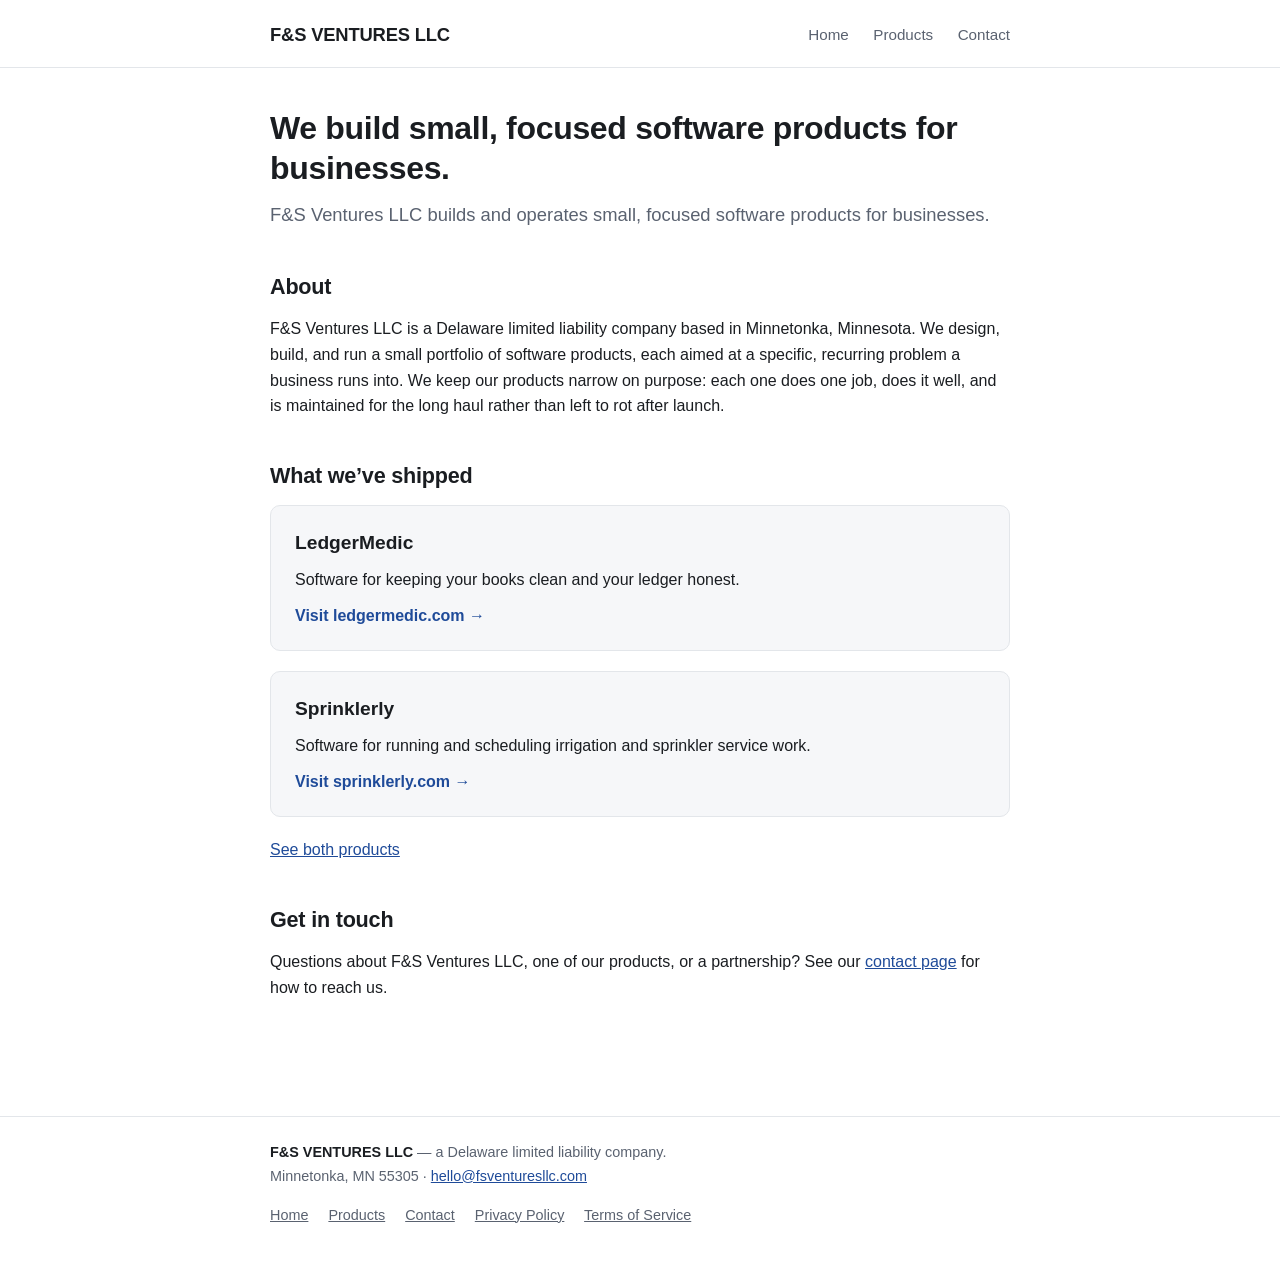
<file: index.html>
<!DOCTYPE html>
<html lang="en">
<head>
<meta charset="UTF-8">
<meta name="viewport" content="width=device-width, initial-scale=1">
<title>F&amp;S VENTURES LLC</title>
<meta name="description" content="F&amp;S Ventures LLC builds and operates small, focused software products for businesses.">
<link rel="stylesheet" href="style.css">
<script type="application/ld+json">
{
  "@context": "https://schema.org",
  "@type": "Organization",
  "name": "F&S VENTURES LLC",
  "url": "https://fsventuresllc.com",
  "email": "hello@fsventuresllc.com",
  "address": {
    "@type": "PostalAddress",
    "addressLocality": "Minnetonka",
    "addressRegion": "MN",
    "postalCode": "55305",
    "addressCountry": "US"
  }
}
</script>
</head>
<body>
<header class="site-header">
  <div class="wrap">
    <a class="brand" href="index.html">F&amp;S VENTURES LLC</a>
    <nav>
      <a href="index.html">Home</a>
      <a href="products.html">Products</a>
      <a href="contact.html">Contact</a>
    </nav>
  </div>
</header>

<main>
  <h1>We build small, focused software products for businesses.</h1>
  <p class="lede">F&amp;S Ventures LLC builds and operates small, focused software products for businesses.</p>

  <section>
    <h2>About</h2>
    <p>
      F&amp;S Ventures LLC is a Delaware limited liability company based in Minnetonka, Minnesota.
      We design, build, and run a small portfolio of software products, each aimed at a specific,
      recurring problem a business runs into. We keep our products narrow on purpose: each one
      does one job, does it well, and is maintained for the long haul rather than left to rot after
      launch.
    </p>
  </section>

  <section>
    <h2>What we&rsquo;ve shipped</h2>
    <div class="card">
      <h3>LedgerMedic</h3>
      <p>Software for keeping your books clean and your ledger honest.</p>
      <a class="visit" href="https://ledgermedic.com">Visit ledgermedic.com</a>
    </div>
    <div class="card">
      <h3>Sprinklerly</h3>
      <p>Software for running and scheduling irrigation and sprinkler service work.</p>
      <a class="visit" href="https://sprinklerly.com">Visit sprinklerly.com</a>
    </div>
    <p><a href="products.html">See both products</a></p>
  </section>

  <section>
    <h2>Get in touch</h2>
    <p>
      Questions about F&amp;S Ventures LLC, one of our products, or a partnership? See our
      <a href="contact.html">contact page</a> for how to reach us.
    </p>
  </section>
</main>

<!-- site-footer:start -->
<footer class="site-footer">
  <div class="wrap">
    <p><span class="legal-name">F&amp;S VENTURES LLC</span> &mdash; a Delaware limited liability company.<br>
    Minnetonka, MN 55305 &middot; <a href="mailto:hello@fsventuresllc.com">hello@fsventuresllc.com</a></p>
    <nav>
      <a href="index.html">Home</a>
      <a href="products.html">Products</a>
      <a href="contact.html">Contact</a>
      <a href="privacy.html">Privacy Policy</a>
      <a href="terms.html">Terms of Service</a>
    </nav>
  </div>
</footer>
<!-- site-footer:end -->
</body>
</html>
</file>
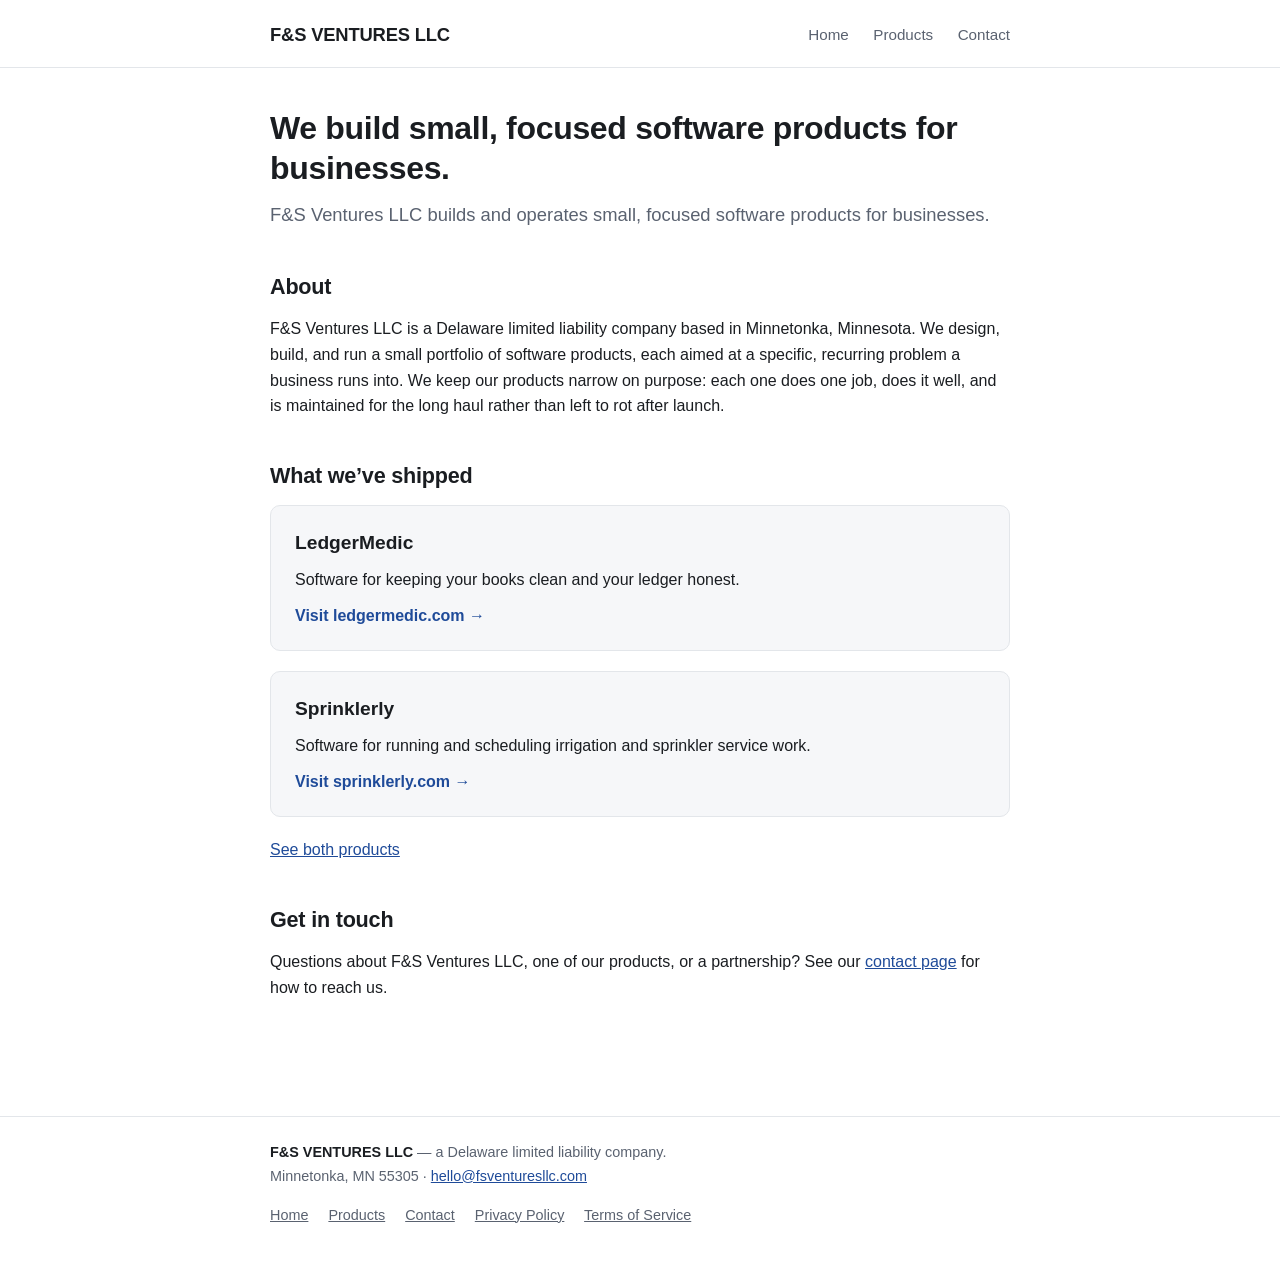
<file: public/index.html>
<!DOCTYPE html>
<html lang="en">
<head>
<meta charset="UTF-8">
<meta name="viewport" content="width=device-width, initial-scale=1">
<title>F&amp;S VENTURES LLC</title>
<meta name="description" content="F&amp;S Ventures LLC builds and operates small, focused software products for businesses.">
<link rel="canonical" href="https://fsventuresllc.com/">
<link rel="stylesheet" href="style.css">
<script type="application/ld+json">
{
  "@context": "https://schema.org",
  "@type": "Organization",
  "name": "F&S VENTURES LLC",
  "url": "https://fsventuresllc.com",
  "email": "hello@fsventuresllc.com",
  "address": {
    "@type": "PostalAddress",
    "addressLocality": "Minnetonka",
    "addressRegion": "MN",
    "postalCode": "55305",
    "addressCountry": "US"
  }
}
</script>
</head>
<body>
<!-- site-header:start -->
<header class="site-header">
  <div class="wrap">
    <a class="brand" href="/">F&amp;S VENTURES LLC</a>
    <nav>
      <a href="/">Home</a>
      <a href="/products.html">Products</a>
      <a href="/contact.html">Contact</a>
    </nav>
  </div>
</header>
<!-- site-header:end -->

<main>
  <h1>We build small, focused software products for businesses.</h1>
  <p class="lede">F&amp;S Ventures LLC builds and operates small, focused software products for businesses.</p>

  <section>
    <h2>About</h2>
    <p>
      F&amp;S Ventures LLC is a Delaware limited liability company based in Minnetonka, Minnesota.
      We design, build, and run a small portfolio of software products, each aimed at a specific,
      recurring problem a business runs into. We keep our products narrow on purpose: each one
      does one job, does it well, and is maintained for the long haul rather than left to rot after
      launch.
    </p>
  </section>

  <section>
    <h2>What we&rsquo;ve shipped</h2>
    <div class="card">
      <h3>LedgerMedic</h3>
      <p>Software for keeping your books clean and your ledger honest.</p>
      <a class="visit" href="https://ledgermedic.com">Visit ledgermedic.com</a>
    </div>
    <div class="card">
      <h3>Sprinklerly</h3>
      <p>Software for running and scheduling irrigation and sprinkler service work.</p>
      <a class="visit" href="https://sprinklerly.com">Visit sprinklerly.com</a>
    </div>
    <p><a href="products.html">See both products</a></p>
  </section>

  <section>
    <h2>Get in touch</h2>
    <p>
      Questions about F&amp;S Ventures LLC, one of our products, or a partnership? See our
      <a href="contact.html">contact page</a> for how to reach us.
    </p>
  </section>
</main>

<!-- site-footer:start -->
<footer class="site-footer">
  <div class="wrap">
    <p><span class="legal-name">F&amp;S VENTURES LLC</span> &mdash; a Delaware limited liability company.<br>
    Minnetonka, MN 55305 &middot; <a href="mailto:hello@fsventuresllc.com">hello@fsventuresllc.com</a></p>
    <nav>
      <a href="/">Home</a>
      <a href="/products.html">Products</a>
      <a href="/contact.html">Contact</a>
      <a href="/privacy.html">Privacy Policy</a>
      <a href="/terms.html">Terms of Service</a>
    </nav>
  </div>
</footer>
<!-- site-footer:end -->
</body>
</html>
</file>
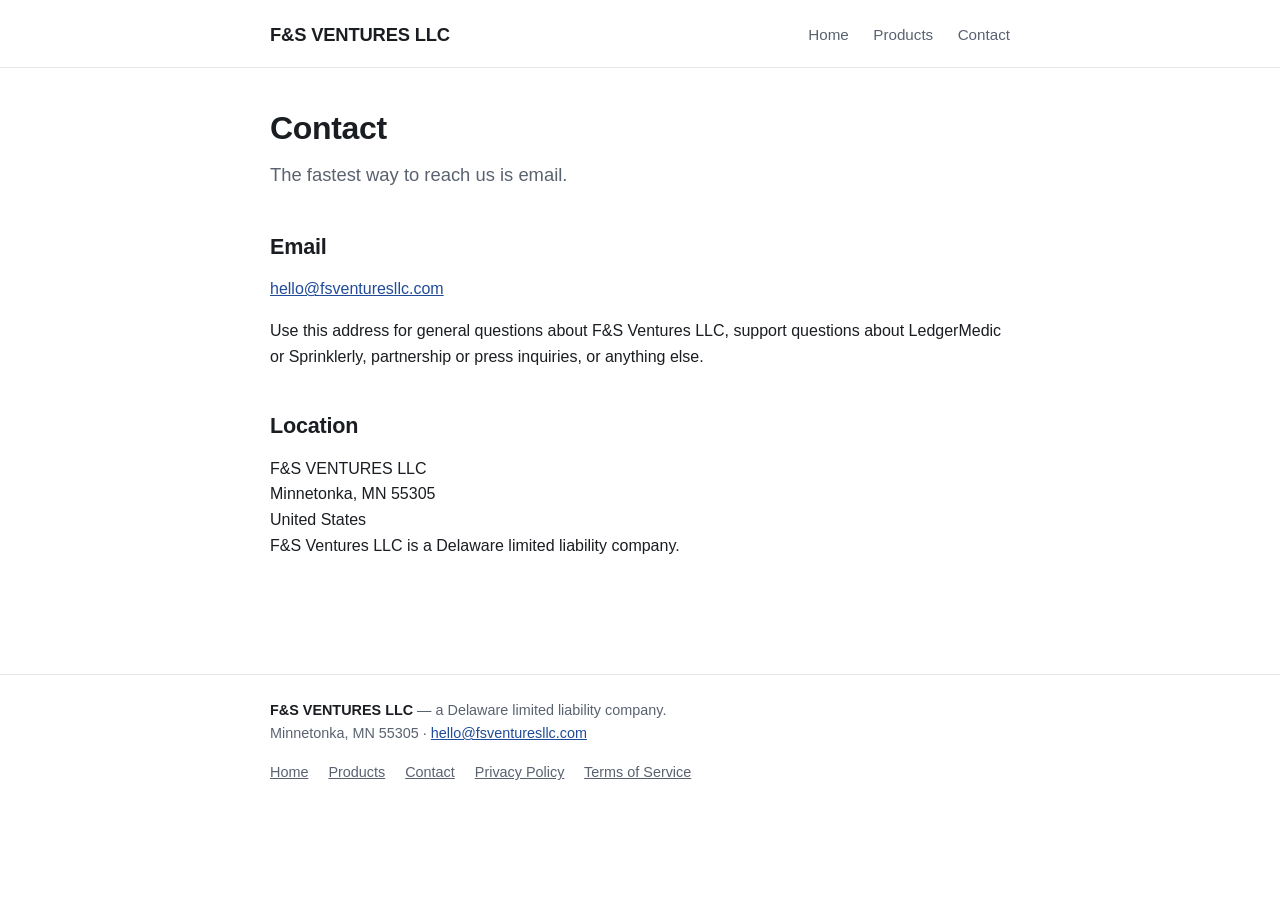
<file: contact.html>
<!DOCTYPE html>
<html lang="en">
<head>
<meta charset="UTF-8">
<meta name="viewport" content="width=device-width, initial-scale=1">
<title>Contact &mdash; F&amp;S VENTURES LLC</title>
<meta name="description" content="How to reach F&amp;S Ventures LLC.">
<link rel="stylesheet" href="style.css">
</head>
<body>
<header class="site-header">
  <div class="wrap">
    <a class="brand" href="index.html">F&amp;S VENTURES LLC</a>
    <nav>
      <a href="index.html">Home</a>
      <a href="products.html">Products</a>
      <a href="contact.html">Contact</a>
    </nav>
  </div>
</header>

<main>
  <h1>Contact</h1>
  <p class="lede">The fastest way to reach us is email.</p>

  <section>
    <h2>Email</h2>
    <p>
      <a href="mailto:hello@fsventuresllc.com">hello@fsventuresllc.com</a>
    </p>
    <p>
      Use this address for general questions about F&amp;S Ventures LLC, support questions about
      LedgerMedic or Sprinklerly, partnership or press inquiries, or anything else.
    </p>
  </section>

  <section>
    <h2>Location</h2>
    <address>
      F&amp;S VENTURES LLC<br>
      Minnetonka, MN 55305<br>
      United States
    </address>
    <p>F&amp;S Ventures LLC is a Delaware limited liability company.</p>
  </section>
</main>

<!-- site-footer:start -->
<footer class="site-footer">
  <div class="wrap">
    <p><span class="legal-name">F&amp;S VENTURES LLC</span> &mdash; a Delaware limited liability company.<br>
    Minnetonka, MN 55305 &middot; <a href="mailto:hello@fsventuresllc.com">hello@fsventuresllc.com</a></p>
    <nav>
      <a href="index.html">Home</a>
      <a href="products.html">Products</a>
      <a href="contact.html">Contact</a>
      <a href="privacy.html">Privacy Policy</a>
      <a href="terms.html">Terms of Service</a>
    </nav>
  </div>
</footer>
<!-- site-footer:end -->
</body>
</html>
</file>
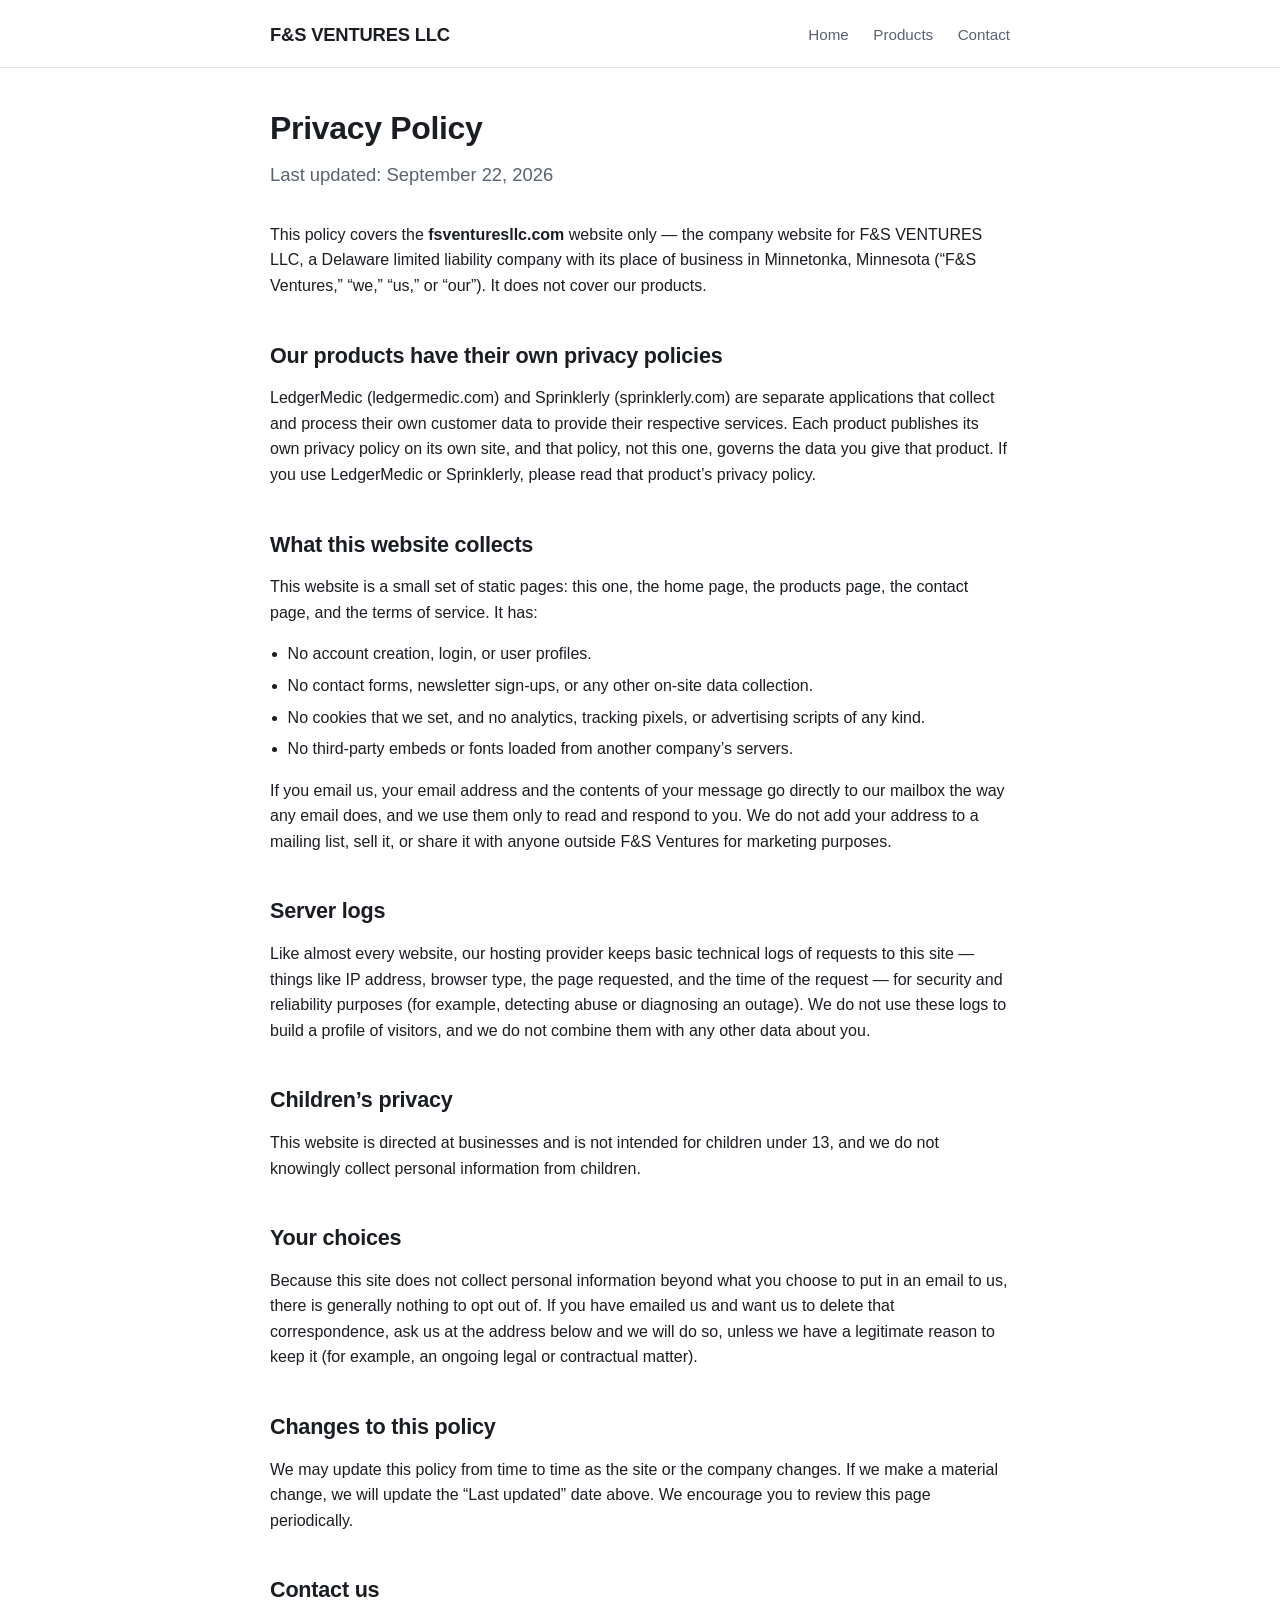
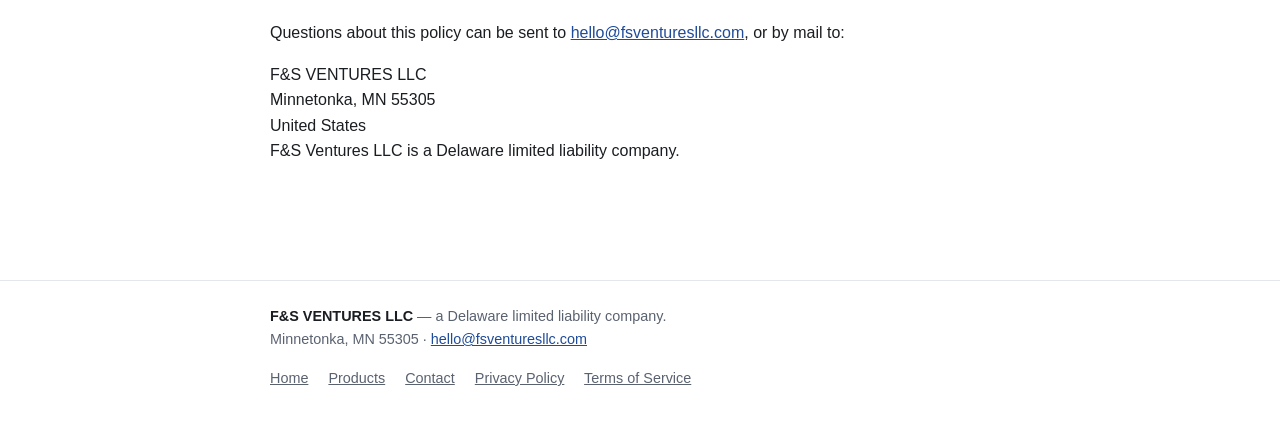
<file: privacy.html>
<!DOCTYPE html>
<html lang="en">
<head>
<meta charset="UTF-8">
<meta name="viewport" content="width=device-width, initial-scale=1">
<title>Privacy Policy &mdash; F&amp;S VENTURES LLC</title>
<meta name="description" content="Privacy policy for F&amp;S Ventures LLC and the fsventuresllc.com website.">
<link rel="stylesheet" href="style.css">
</head>
<body>
<header class="site-header">
  <div class="wrap">
    <a class="brand" href="index.html">F&amp;S VENTURES LLC</a>
    <nav>
      <a href="index.html">Home</a>
      <a href="products.html">Products</a>
      <a href="contact.html">Contact</a>
    </nav>
  </div>
</header>

<main>
  <h1>Privacy Policy</h1>
  <p class="lede">Last updated: September 22, 2026</p>

  <p>
    This policy covers the <strong>fsventuresllc.com</strong> website only &mdash; the company
    website for F&amp;S VENTURES LLC, a Delaware limited liability company with its place of
    business in Minnetonka, Minnesota (&ldquo;F&amp;S Ventures,&rdquo; &ldquo;we,&rdquo;
    &ldquo;us,&rdquo; or &ldquo;our&rdquo;). It does not cover our products.
  </p>

  <section>
    <h2>Our products have their own privacy policies</h2>
    <p>
      LedgerMedic (ledgermedic.com) and Sprinklerly (sprinklerly.com) are separate applications
      that collect and process their own customer data to provide their respective services.
      Each product publishes its own privacy policy on its own site, and that policy, not this
      one, governs the data you give that product. If you use LedgerMedic or Sprinklerly, please
      read that product&rsquo;s privacy policy.
    </p>
  </section>

  <section>
    <h2>What this website collects</h2>
    <p>
      This website is a small set of static pages: this one, the home page, the products page,
      the contact page, and the terms of service. It has:
    </p>
    <ul class="plain">
      <li>No account creation, login, or user profiles.</li>
      <li>No contact forms, newsletter sign-ups, or any other on-site data collection.</li>
      <li>No cookies that we set, and no analytics, tracking pixels, or advertising scripts of
        any kind.</li>
      <li>No third-party embeds or fonts loaded from another company&rsquo;s servers.</li>
    </ul>
    <p>
      If you email us, your email address and the contents of your message go directly to our
      mailbox the way any email does, and we use them only to read and respond to you. We do not
      add your address to a mailing list, sell it, or share it with anyone outside F&amp;S
      Ventures for marketing purposes.
    </p>
  </section>

  <section>
    <h2>Server logs</h2>
    <p>
      Like almost every website, our hosting provider keeps basic technical logs of requests to
      this site &mdash; things like IP address, browser type, the page requested, and the time of
      the request &mdash; for security and reliability purposes (for example, detecting abuse or
      diagnosing an outage). We do not use these logs to build a profile of visitors, and we do
      not combine them with any other data about you.
    </p>
  </section>

  <section>
    <h2>Children&rsquo;s privacy</h2>
    <p>
      This website is directed at businesses and is not intended for children under 13, and we
      do not knowingly collect personal information from children.
    </p>
  </section>

  <section>
    <h2>Your choices</h2>
    <p>
      Because this site does not collect personal information beyond what you choose to put in
      an email to us, there is generally nothing to opt out of. If you have emailed us and want
      us to delete that correspondence, ask us at the address below and we will do so, unless we
      have a legitimate reason to keep it (for example, an ongoing legal or contractual matter).
    </p>
  </section>

  <section>
    <h2>Changes to this policy</h2>
    <p>
      We may update this policy from time to time as the site or the company changes. If we make
      a material change, we will update the &ldquo;Last updated&rdquo; date above. We encourage
      you to review this page periodically.
    </p>
  </section>

  <section>
    <h2>Contact us</h2>
    <p>
      Questions about this policy can be sent to
      <a href="mailto:hello@fsventuresllc.com">hello@fsventuresllc.com</a>, or by mail to:
    </p>
    <address>
      F&amp;S VENTURES LLC<br>
      Minnetonka, MN 55305<br>
      United States
    </address>
    <p>F&amp;S Ventures LLC is a Delaware limited liability company.</p>
  </section>
</main>

<!-- site-footer:start -->
<footer class="site-footer">
  <div class="wrap">
    <p><span class="legal-name">F&amp;S VENTURES LLC</span> &mdash; a Delaware limited liability company.<br>
    Minnetonka, MN 55305 &middot; <a href="mailto:hello@fsventuresllc.com">hello@fsventuresllc.com</a></p>
    <nav>
      <a href="index.html">Home</a>
      <a href="products.html">Products</a>
      <a href="contact.html">Contact</a>
      <a href="privacy.html">Privacy Policy</a>
      <a href="terms.html">Terms of Service</a>
    </nav>
  </div>
</footer>
<!-- site-footer:end -->
</body>
</html>
</file>
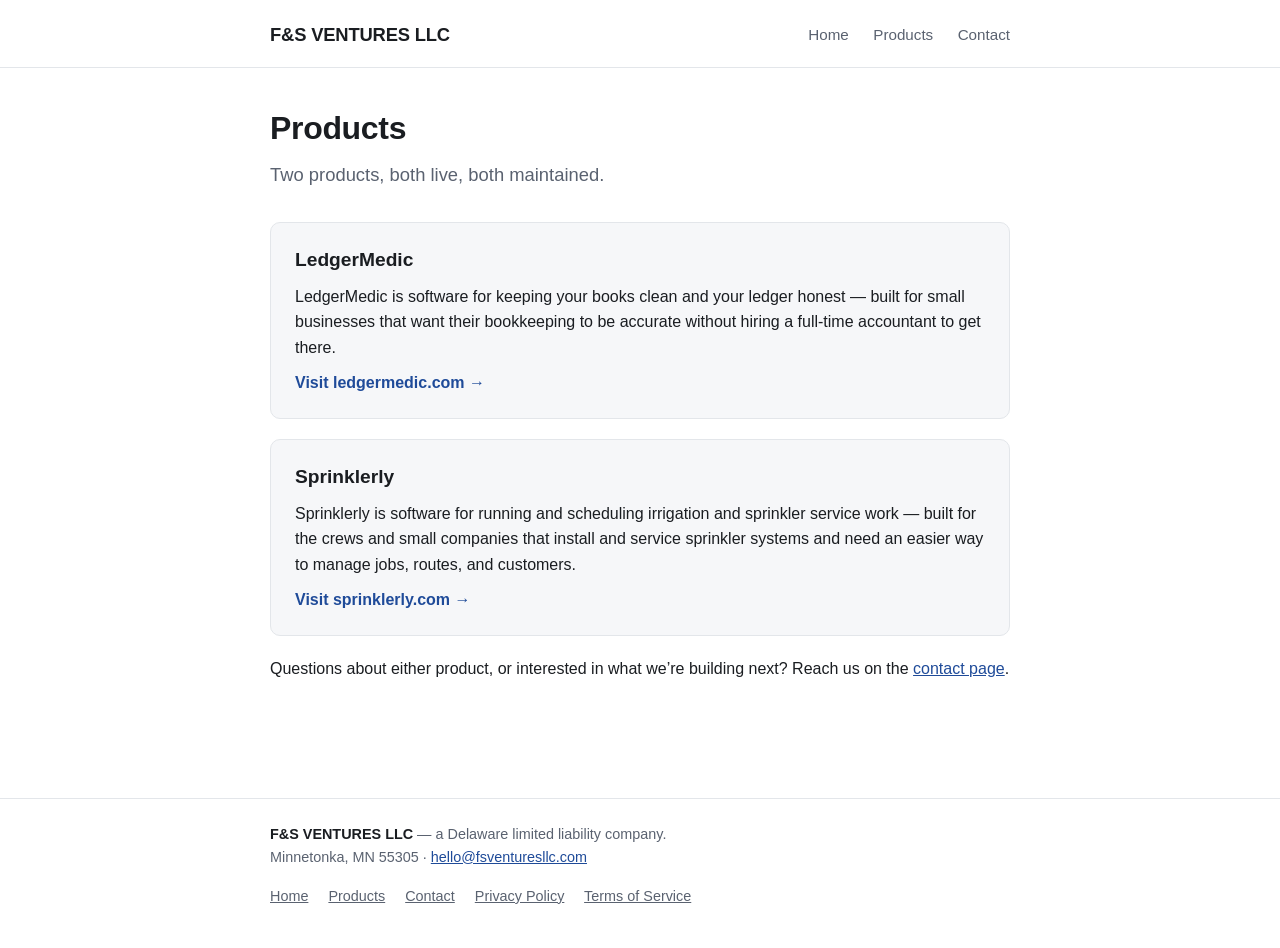
<file: products.html>
<!DOCTYPE html>
<html lang="en">
<head>
<meta charset="UTF-8">
<meta name="viewport" content="width=device-width, initial-scale=1">
<title>Products &mdash; F&amp;S VENTURES LLC</title>
<meta name="description" content="LedgerMedic and Sprinklerly, the two software products built and operated by F&amp;S Ventures LLC.">
<link rel="stylesheet" href="style.css">
</head>
<body>
<header class="site-header">
  <div class="wrap">
    <a class="brand" href="index.html">F&amp;S VENTURES LLC</a>
    <nav>
      <a href="index.html">Home</a>
      <a href="products.html">Products</a>
      <a href="contact.html">Contact</a>
    </nav>
  </div>
</header>

<main>
  <h1>Products</h1>
  <p class="lede">Two products, both live, both maintained.</p>

  <div class="card">
    <h3>LedgerMedic</h3>
    <p>
      LedgerMedic is software for keeping your books clean and your ledger honest &mdash; built
      for small businesses that want their bookkeeping to be accurate without hiring a full-time
      accountant to get there.
    </p>
    <a class="visit" href="https://ledgermedic.com">Visit ledgermedic.com</a>
  </div>

  <div class="card">
    <h3>Sprinklerly</h3>
    <p>
      Sprinklerly is software for running and scheduling irrigation and sprinkler service work
      &mdash; built for the crews and small companies that install and service sprinkler systems
      and need an easier way to manage jobs, routes, and customers.
    </p>
    <a class="visit" href="https://sprinklerly.com">Visit sprinklerly.com</a>
  </div>

  <p>
    Questions about either product, or interested in what we&rsquo;re building next? Reach us on
    the <a href="contact.html">contact page</a>.
  </p>
</main>

<!-- site-footer:start -->
<footer class="site-footer">
  <div class="wrap">
    <p><span class="legal-name">F&amp;S VENTURES LLC</span> &mdash; a Delaware limited liability company.<br>
    Minnetonka, MN 55305 &middot; <a href="mailto:hello@fsventuresllc.com">hello@fsventuresllc.com</a></p>
    <nav>
      <a href="index.html">Home</a>
      <a href="products.html">Products</a>
      <a href="contact.html">Contact</a>
      <a href="privacy.html">Privacy Policy</a>
      <a href="terms.html">Terms of Service</a>
    </nav>
  </div>
</footer>
<!-- site-footer:end -->
</body>
</html>
</file>
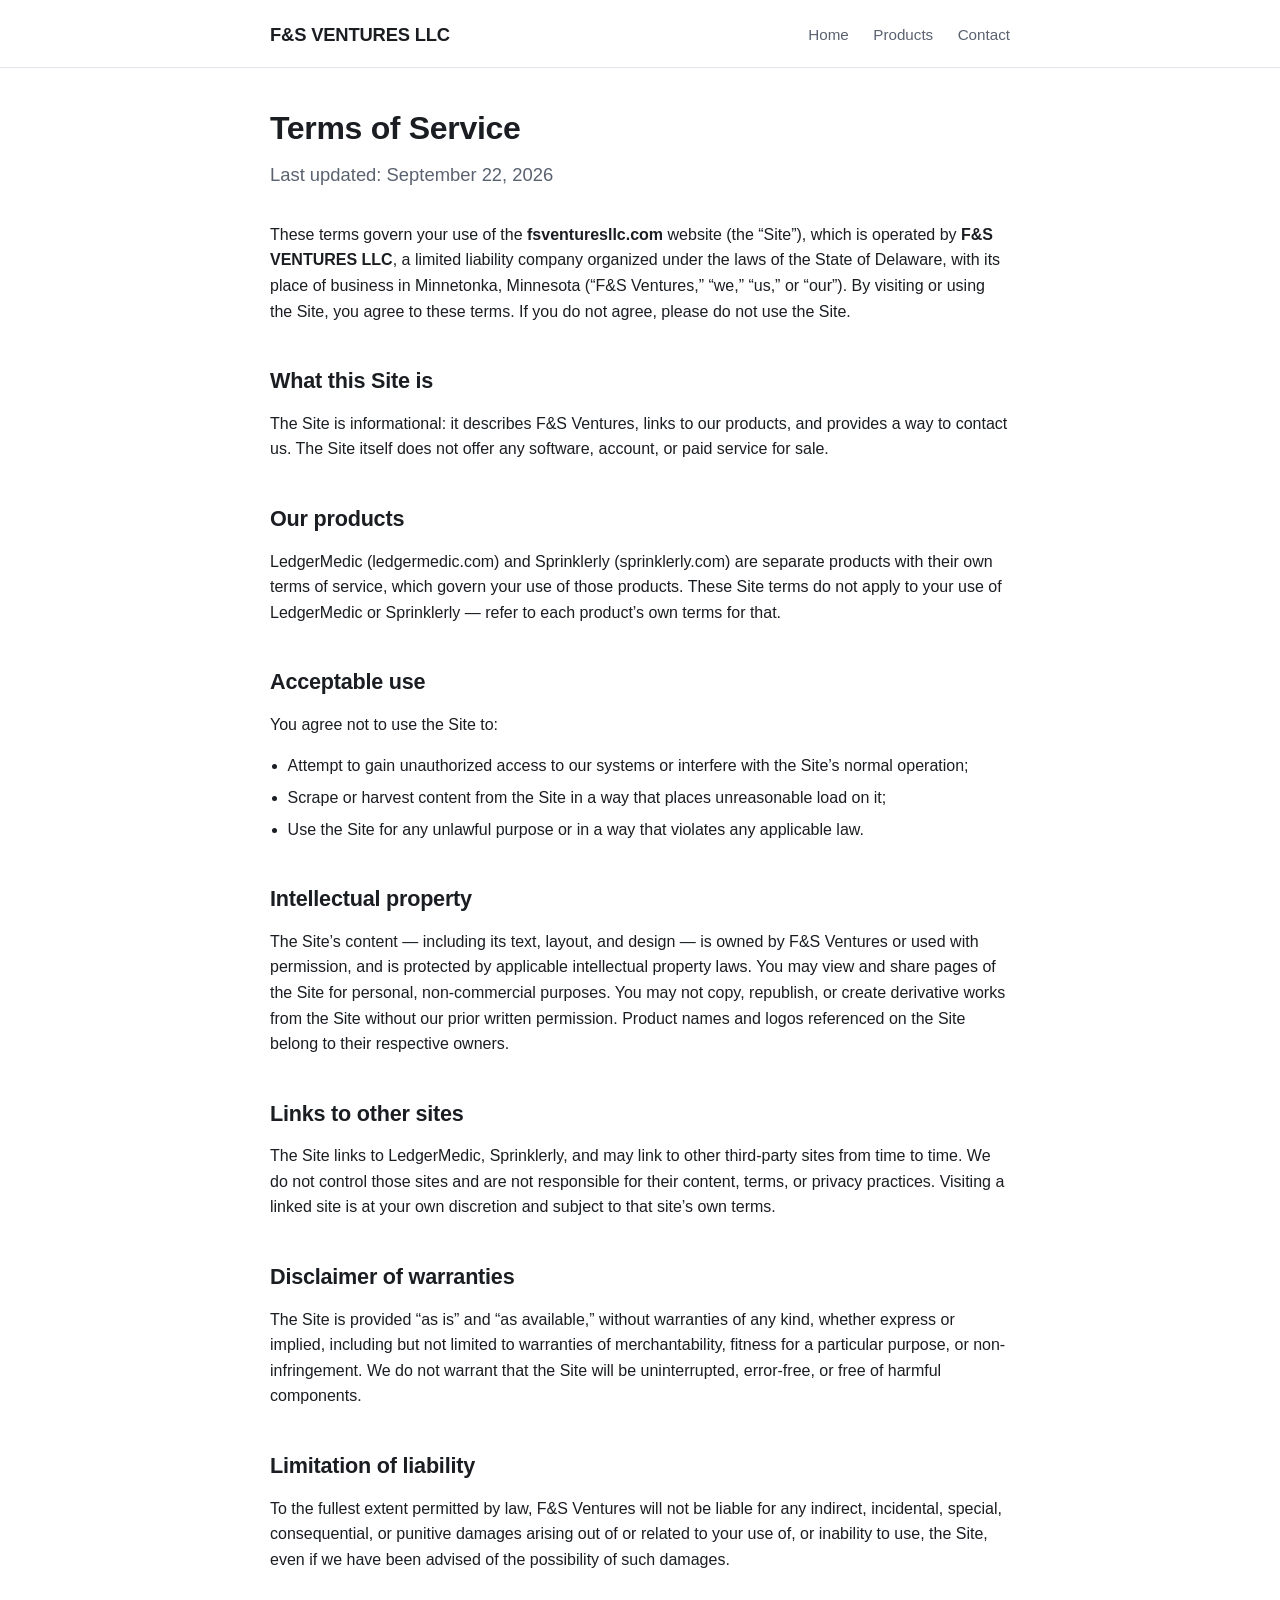
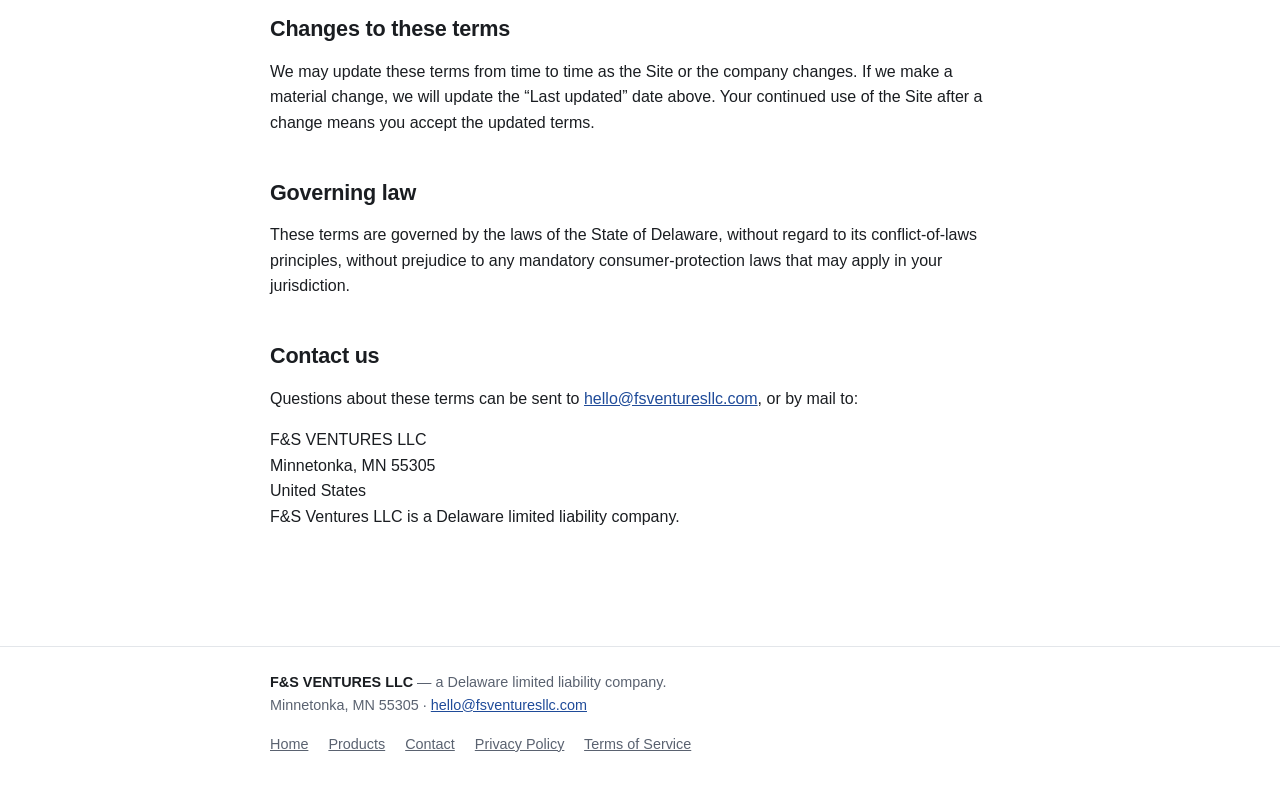
<file: terms.html>
<!DOCTYPE html>
<html lang="en">
<head>
<meta charset="UTF-8">
<meta name="viewport" content="width=device-width, initial-scale=1">
<title>Terms of Service &mdash; F&amp;S VENTURES LLC</title>
<meta name="description" content="Terms of service for the fsventuresllc.com website, operated by F&amp;S Ventures LLC.">
<link rel="stylesheet" href="style.css">
</head>
<body>
<header class="site-header">
  <div class="wrap">
    <a class="brand" href="index.html">F&amp;S VENTURES LLC</a>
    <nav>
      <a href="index.html">Home</a>
      <a href="products.html">Products</a>
      <a href="contact.html">Contact</a>
    </nav>
  </div>
</header>

<main>
  <h1>Terms of Service</h1>
  <p class="lede">Last updated: September 22, 2026</p>

  <p>
    These terms govern your use of the <strong>fsventuresllc.com</strong> website (the
    &ldquo;Site&rdquo;), which is operated by <strong>F&amp;S VENTURES LLC</strong>, a limited
    liability company organized under the laws of the State of Delaware, with its place of
    business in Minnetonka, Minnesota (&ldquo;F&amp;S Ventures,&rdquo; &ldquo;we,&rdquo;
    &ldquo;us,&rdquo; or &ldquo;our&rdquo;). By visiting or using the Site, you agree to these
    terms. If you do not agree, please do not use the Site.
  </p>

  <section>
    <h2>What this Site is</h2>
    <p>
      The Site is informational: it describes F&amp;S Ventures, links to our products, and
      provides a way to contact us. The Site itself does not offer any software, account, or
      paid service for sale.
    </p>
  </section>

  <section>
    <h2>Our products</h2>
    <p>
      LedgerMedic (ledgermedic.com) and Sprinklerly (sprinklerly.com) are separate products with
      their own terms of service, which govern your use of those products. These Site terms do
      not apply to your use of LedgerMedic or Sprinklerly &mdash; refer to each product&rsquo;s
      own terms for that.
    </p>
  </section>

  <section>
    <h2>Acceptable use</h2>
    <p>You agree not to use the Site to:</p>
    <ul class="plain">
      <li>Attempt to gain unauthorized access to our systems or interfere with the Site&rsquo;s
        normal operation;</li>
      <li>Scrape or harvest content from the Site in a way that places unreasonable load on it;</li>
      <li>Use the Site for any unlawful purpose or in a way that violates any applicable law.</li>
    </ul>
  </section>

  <section>
    <h2>Intellectual property</h2>
    <p>
      The Site&rsquo;s content &mdash; including its text, layout, and design &mdash; is owned by
      F&amp;S Ventures or used with permission, and is protected by applicable intellectual
      property laws. You may view and share pages of the Site for personal, non-commercial
      purposes. You may not copy, republish, or create derivative works from the Site without our
      prior written permission. Product names and logos referenced on the Site belong to their
      respective owners.
    </p>
  </section>

  <section>
    <h2>Links to other sites</h2>
    <p>
      The Site links to LedgerMedic, Sprinklerly, and may link to other third-party sites from
      time to time. We do not control those sites and are not responsible for their content,
      terms, or privacy practices. Visiting a linked site is at your own discretion and subject
      to that site&rsquo;s own terms.
    </p>
  </section>

  <section>
    <h2>Disclaimer of warranties</h2>
    <p>
      The Site is provided &ldquo;as is&rdquo; and &ldquo;as available,&rdquo; without warranties
      of any kind, whether express or implied, including but not limited to warranties of
      merchantability, fitness for a particular purpose, or non-infringement. We do not warrant
      that the Site will be uninterrupted, error-free, or free of harmful components.
    </p>
  </section>

  <section>
    <h2>Limitation of liability</h2>
    <p>
      To the fullest extent permitted by law, F&amp;S Ventures will not be liable for any
      indirect, incidental, special, consequential, or punitive damages arising out of or
      related to your use of, or inability to use, the Site, even if we have been advised of the
      possibility of such damages.
    </p>
  </section>

  <section>
    <h2>Changes to these terms</h2>
    <p>
      We may update these terms from time to time as the Site or the company changes. If we make
      a material change, we will update the &ldquo;Last updated&rdquo; date above. Your continued
      use of the Site after a change means you accept the updated terms.
    </p>
  </section>

  <section>
    <h2>Governing law</h2>
    <p>
      These terms are governed by the laws of the State of Delaware, without regard to its
      conflict-of-laws principles, without prejudice to any mandatory consumer-protection laws
      that may apply in your jurisdiction.
    </p>
  </section>

  <section>
    <h2>Contact us</h2>
    <p>
      Questions about these terms can be sent to
      <a href="mailto:hello@fsventuresllc.com">hello@fsventuresllc.com</a>, or by mail to:
    </p>
    <address>
      F&amp;S VENTURES LLC<br>
      Minnetonka, MN 55305<br>
      United States
    </address>
    <p>F&amp;S Ventures LLC is a Delaware limited liability company.</p>
  </section>
</main>

<!-- site-footer:start -->
<footer class="site-footer">
  <div class="wrap">
    <p><span class="legal-name">F&amp;S VENTURES LLC</span> &mdash; a Delaware limited liability company.<br>
    Minnetonka, MN 55305 &middot; <a href="mailto:hello@fsventuresllc.com">hello@fsventuresllc.com</a></p>
    <nav>
      <a href="index.html">Home</a>
      <a href="products.html">Products</a>
      <a href="contact.html">Contact</a>
      <a href="privacy.html">Privacy Policy</a>
      <a href="terms.html">Terms of Service</a>
    </nav>
  </div>
</footer>
<!-- site-footer:end -->
</body>
</html>
</file>
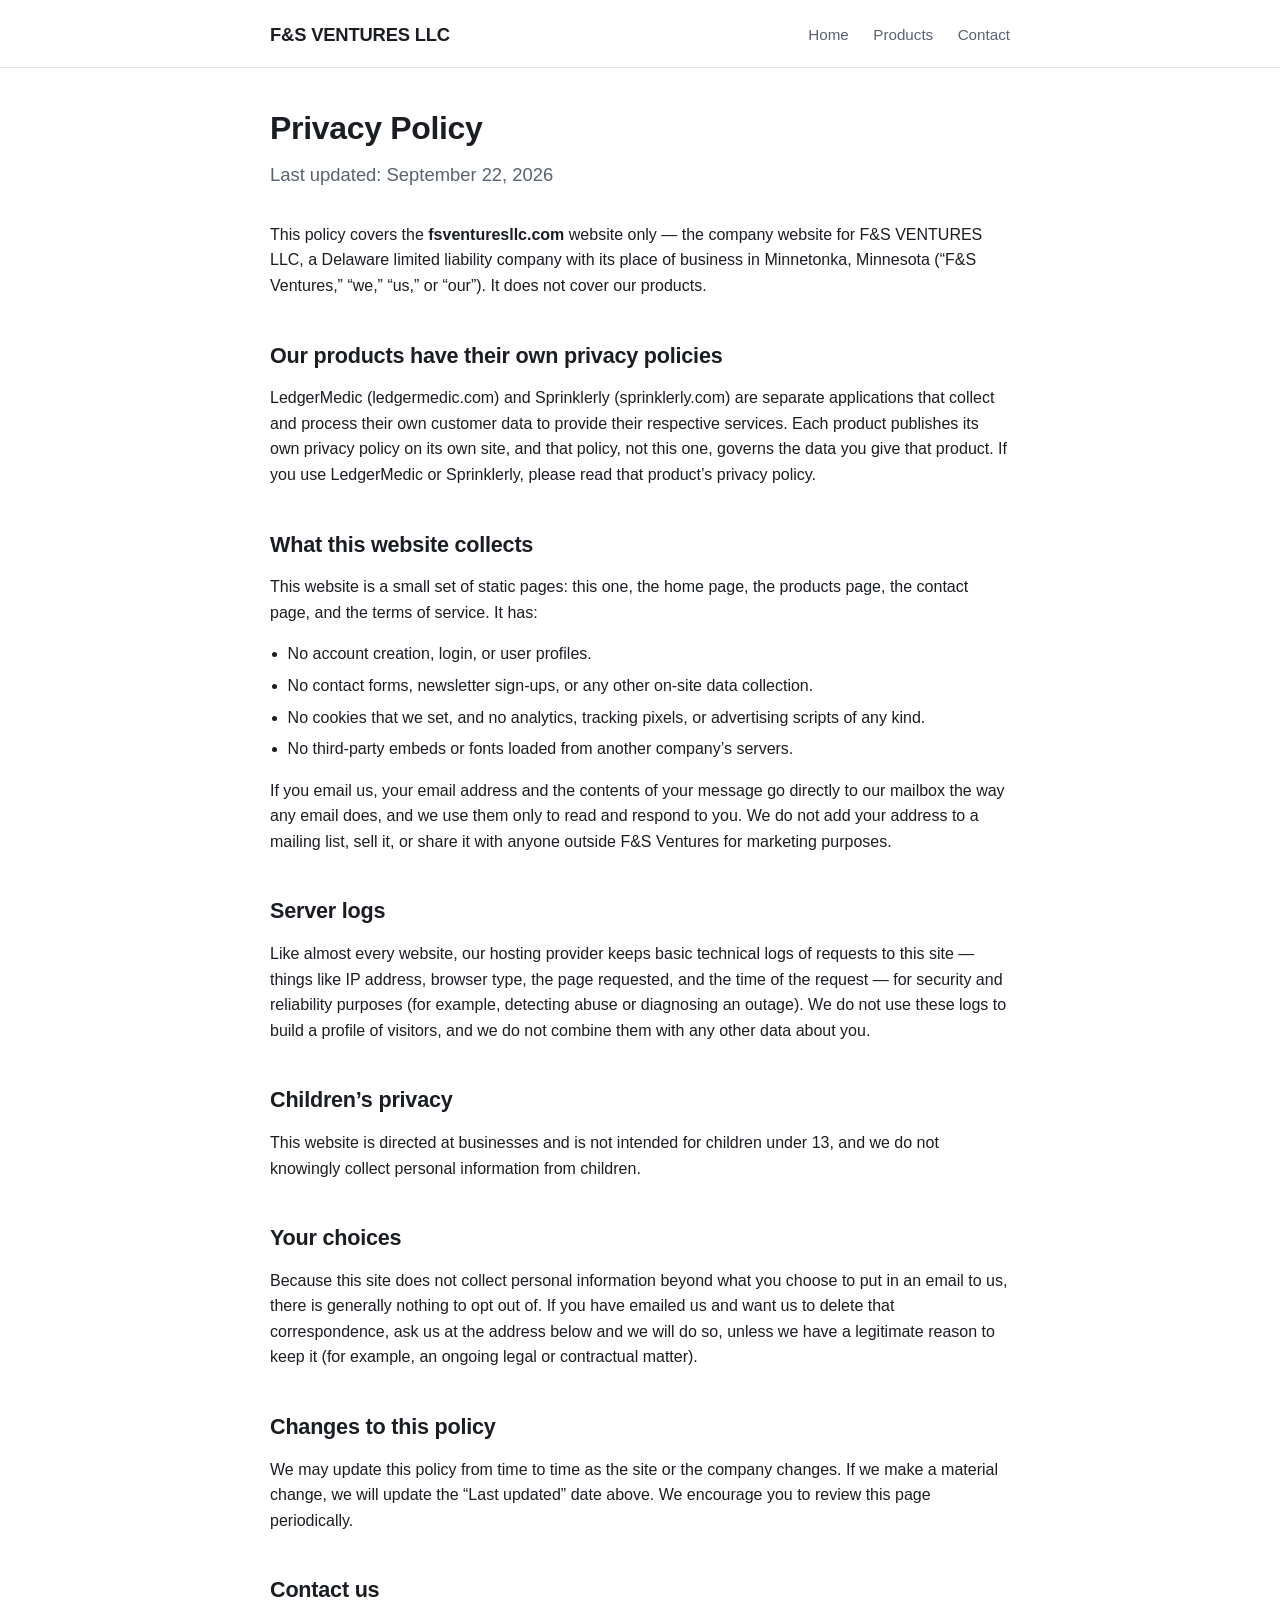
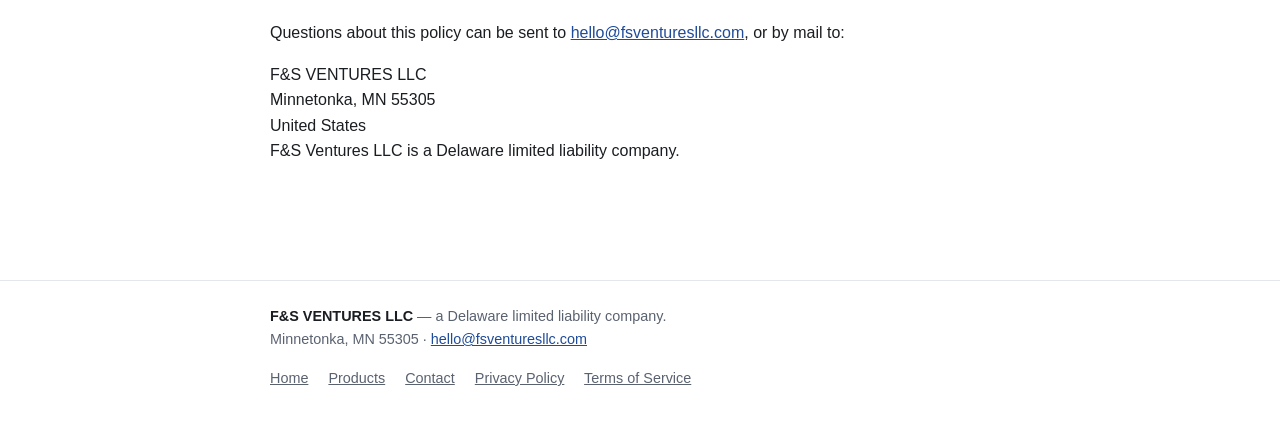
<file: public/privacy.html>
<!DOCTYPE html>
<html lang="en">
<head>
<meta charset="UTF-8">
<meta name="viewport" content="width=device-width, initial-scale=1">
<title>Privacy Policy &mdash; F&amp;S VENTURES LLC</title>
<meta name="description" content="Privacy policy for F&amp;S Ventures LLC and the fsventuresllc.com website.">
<link rel="canonical" href="https://fsventuresllc.com/privacy.html">
<link rel="stylesheet" href="style.css">
</head>
<body>
<!-- site-header:start -->
<header class="site-header">
  <div class="wrap">
    <a class="brand" href="/">F&amp;S VENTURES LLC</a>
    <nav>
      <a href="/">Home</a>
      <a href="/products.html">Products</a>
      <a href="/contact.html">Contact</a>
    </nav>
  </div>
</header>
<!-- site-header:end -->

<main>
  <h1>Privacy Policy</h1>
  <p class="lede">Last updated: September 22, 2026</p>

  <p>
    This policy covers the <strong>fsventuresllc.com</strong> website only &mdash; the company
    website for F&amp;S VENTURES LLC, a Delaware limited liability company with its place of
    business in Minnetonka, Minnesota (&ldquo;F&amp;S Ventures,&rdquo; &ldquo;we,&rdquo;
    &ldquo;us,&rdquo; or &ldquo;our&rdquo;). It does not cover our products.
  </p>

  <section>
    <h2>Our products have their own privacy policies</h2>
    <p>
      LedgerMedic (ledgermedic.com) and Sprinklerly (sprinklerly.com) are separate applications
      that collect and process their own customer data to provide their respective services.
      Each product publishes its own privacy policy on its own site, and that policy, not this
      one, governs the data you give that product. If you use LedgerMedic or Sprinklerly, please
      read that product&rsquo;s privacy policy.
    </p>
  </section>

  <section>
    <h2>What this website collects</h2>
    <p>
      This website is a small set of static pages: this one, the home page, the products page,
      the contact page, and the terms of service. It has:
    </p>
    <ul class="plain">
      <li>No account creation, login, or user profiles.</li>
      <li>No contact forms, newsletter sign-ups, or any other on-site data collection.</li>
      <li>No cookies that we set, and no analytics, tracking pixels, or advertising scripts of
        any kind.</li>
      <li>No third-party embeds or fonts loaded from another company&rsquo;s servers.</li>
    </ul>
    <p>
      If you email us, your email address and the contents of your message go directly to our
      mailbox the way any email does, and we use them only to read and respond to you. We do not
      add your address to a mailing list, sell it, or share it with anyone outside F&amp;S
      Ventures for marketing purposes.
    </p>
  </section>

  <section>
    <h2>Server logs</h2>
    <p>
      Like almost every website, our hosting provider keeps basic technical logs of requests to
      this site &mdash; things like IP address, browser type, the page requested, and the time of
      the request &mdash; for security and reliability purposes (for example, detecting abuse or
      diagnosing an outage). We do not use these logs to build a profile of visitors, and we do
      not combine them with any other data about you.
    </p>
  </section>

  <section>
    <h2>Children&rsquo;s privacy</h2>
    <p>
      This website is directed at businesses and is not intended for children under 13, and we
      do not knowingly collect personal information from children.
    </p>
  </section>

  <section>
    <h2>Your choices</h2>
    <p>
      Because this site does not collect personal information beyond what you choose to put in
      an email to us, there is generally nothing to opt out of. If you have emailed us and want
      us to delete that correspondence, ask us at the address below and we will do so, unless we
      have a legitimate reason to keep it (for example, an ongoing legal or contractual matter).
    </p>
  </section>

  <section>
    <h2>Changes to this policy</h2>
    <p>
      We may update this policy from time to time as the site or the company changes. If we make
      a material change, we will update the &ldquo;Last updated&rdquo; date above. We encourage
      you to review this page periodically.
    </p>
  </section>

  <section>
    <h2>Contact us</h2>
    <p>
      Questions about this policy can be sent to
      <a href="mailto:hello@fsventuresllc.com">hello@fsventuresllc.com</a>, or by mail to:
    </p>
    <address>
      F&amp;S VENTURES LLC<br>
      Minnetonka, MN 55305<br>
      United States
    </address>
    <p>F&amp;S Ventures LLC is a Delaware limited liability company.</p>
  </section>
</main>

<!-- site-footer:start -->
<footer class="site-footer">
  <div class="wrap">
    <p><span class="legal-name">F&amp;S VENTURES LLC</span> &mdash; a Delaware limited liability company.<br>
    Minnetonka, MN 55305 &middot; <a href="mailto:hello@fsventuresllc.com">hello@fsventuresllc.com</a></p>
    <nav>
      <a href="/">Home</a>
      <a href="/products.html">Products</a>
      <a href="/contact.html">Contact</a>
      <a href="/privacy.html">Privacy Policy</a>
      <a href="/terms.html">Terms of Service</a>
    </nav>
  </div>
</footer>
<!-- site-footer:end -->
</body>
</html>
</file>
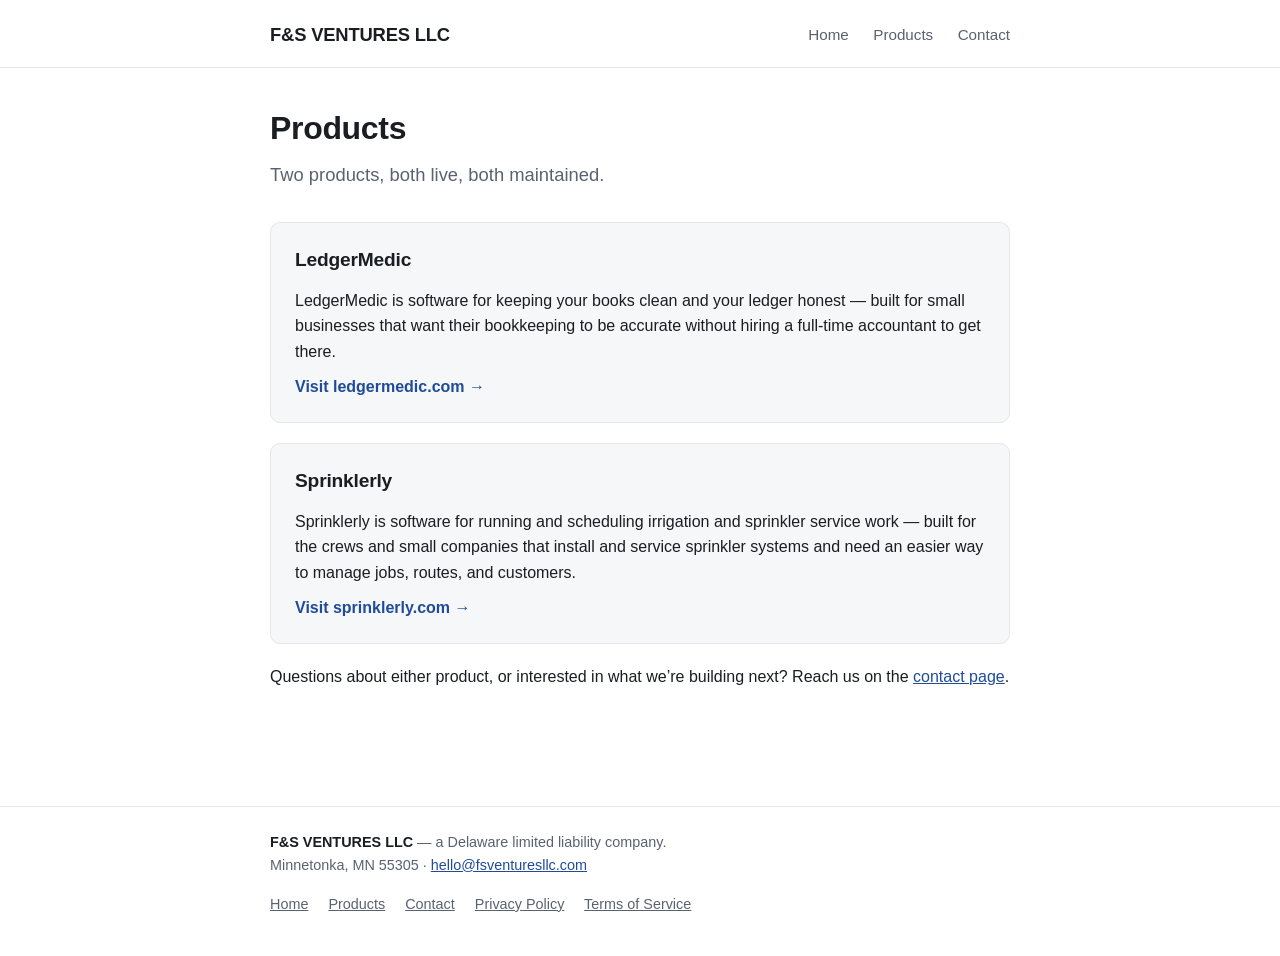
<file: public/products.html>
<!DOCTYPE html>
<html lang="en">
<head>
<meta charset="UTF-8">
<meta name="viewport" content="width=device-width, initial-scale=1">
<title>Products &mdash; F&amp;S VENTURES LLC</title>
<meta name="description" content="LedgerMedic and Sprinklerly, the two software products built and operated by F&amp;S Ventures LLC.">
<link rel="canonical" href="https://fsventuresllc.com/products.html">
<link rel="stylesheet" href="style.css">
</head>
<body>
<!-- site-header:start -->
<header class="site-header">
  <div class="wrap">
    <a class="brand" href="/">F&amp;S VENTURES LLC</a>
    <nav>
      <a href="/">Home</a>
      <a href="/products.html">Products</a>
      <a href="/contact.html">Contact</a>
    </nav>
  </div>
</header>
<!-- site-header:end -->

<main>
  <h1>Products</h1>
  <p class="lede">Two products, both live, both maintained.</p>

  <div class="card">
    <h2>LedgerMedic</h2>
    <p>
      LedgerMedic is software for keeping your books clean and your ledger honest &mdash; built
      for small businesses that want their bookkeeping to be accurate without hiring a full-time
      accountant to get there.
    </p>
    <a class="visit" href="https://ledgermedic.com">Visit ledgermedic.com</a>
  </div>

  <div class="card">
    <h2>Sprinklerly</h2>
    <p>
      Sprinklerly is software for running and scheduling irrigation and sprinkler service work
      &mdash; built for the crews and small companies that install and service sprinkler systems
      and need an easier way to manage jobs, routes, and customers.
    </p>
    <a class="visit" href="https://sprinklerly.com">Visit sprinklerly.com</a>
  </div>

  <p>
    Questions about either product, or interested in what we&rsquo;re building next? Reach us on
    the <a href="contact.html">contact page</a>.
  </p>
</main>

<!-- site-footer:start -->
<footer class="site-footer">
  <div class="wrap">
    <p><span class="legal-name">F&amp;S VENTURES LLC</span> &mdash; a Delaware limited liability company.<br>
    Minnetonka, MN 55305 &middot; <a href="mailto:hello@fsventuresllc.com">hello@fsventuresllc.com</a></p>
    <nav>
      <a href="/">Home</a>
      <a href="/products.html">Products</a>
      <a href="/contact.html">Contact</a>
      <a href="/privacy.html">Privacy Policy</a>
      <a href="/terms.html">Terms of Service</a>
    </nav>
  </div>
</footer>
<!-- site-footer:end -->
</body>
</html>
</file>
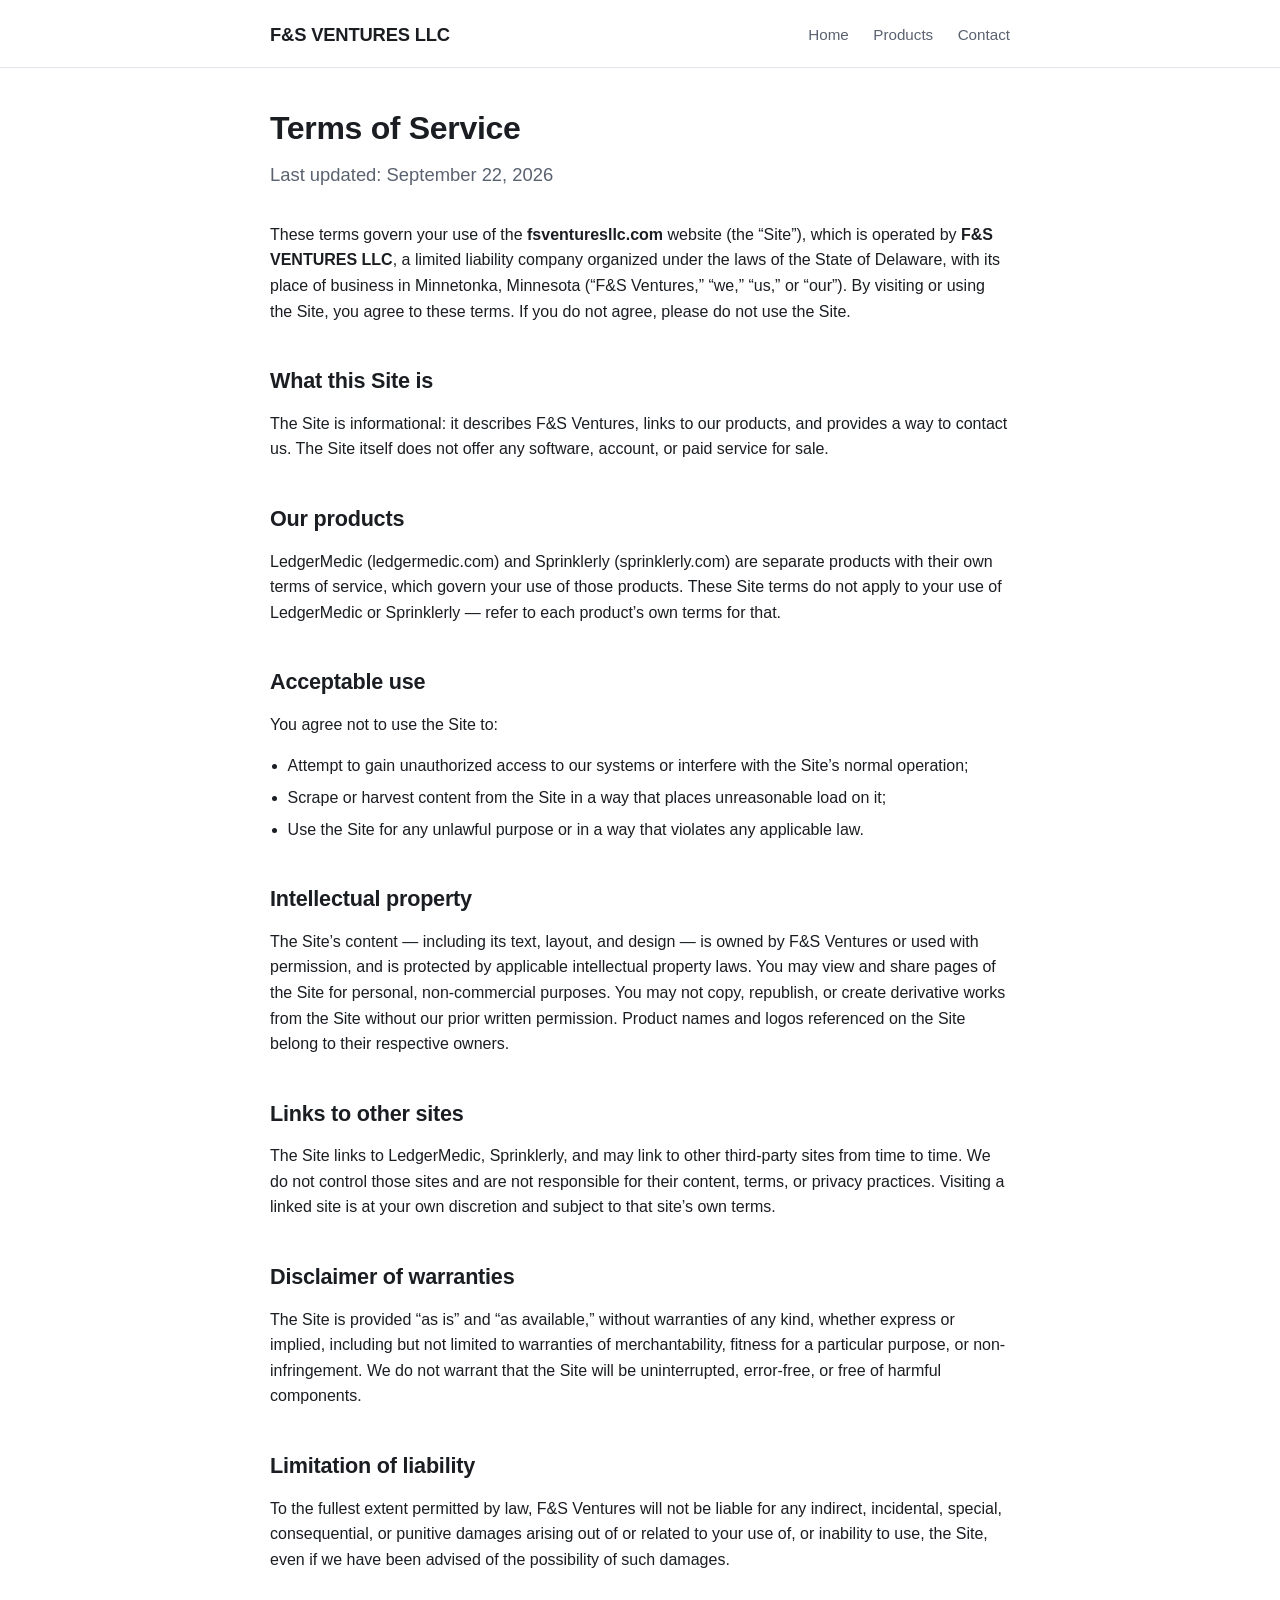
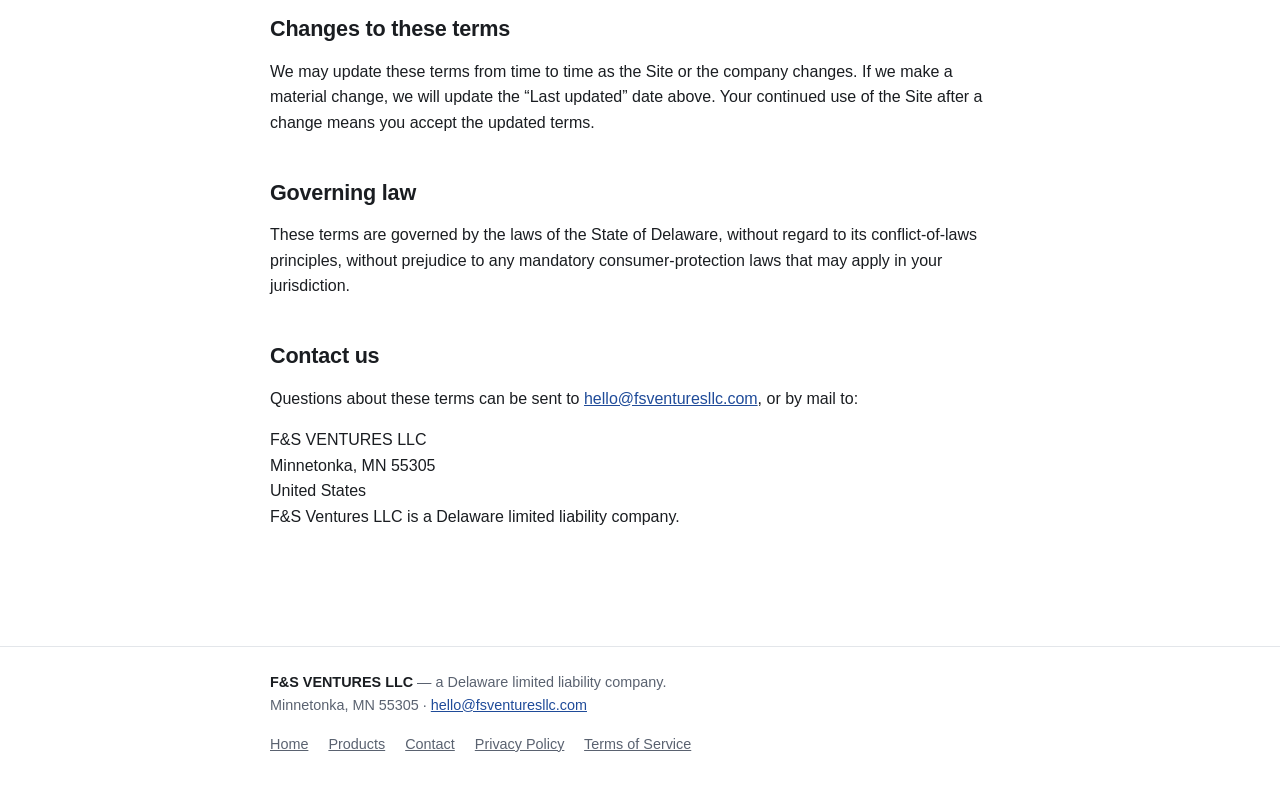
<file: public/terms.html>
<!DOCTYPE html>
<html lang="en">
<head>
<meta charset="UTF-8">
<meta name="viewport" content="width=device-width, initial-scale=1">
<title>Terms of Service &mdash; F&amp;S VENTURES LLC</title>
<meta name="description" content="Terms of service for the fsventuresllc.com website, operated by F&amp;S Ventures LLC.">
<link rel="canonical" href="https://fsventuresllc.com/terms.html">
<link rel="stylesheet" href="style.css">
</head>
<body>
<!-- site-header:start -->
<header class="site-header">
  <div class="wrap">
    <a class="brand" href="/">F&amp;S VENTURES LLC</a>
    <nav>
      <a href="/">Home</a>
      <a href="/products.html">Products</a>
      <a href="/contact.html">Contact</a>
    </nav>
  </div>
</header>
<!-- site-header:end -->

<main>
  <h1>Terms of Service</h1>
  <p class="lede">Last updated: September 22, 2026</p>

  <p>
    These terms govern your use of the <strong>fsventuresllc.com</strong> website (the
    &ldquo;Site&rdquo;), which is operated by <strong>F&amp;S VENTURES LLC</strong>, a limited
    liability company organized under the laws of the State of Delaware, with its place of
    business in Minnetonka, Minnesota (&ldquo;F&amp;S Ventures,&rdquo; &ldquo;we,&rdquo;
    &ldquo;us,&rdquo; or &ldquo;our&rdquo;). By visiting or using the Site, you agree to these
    terms. If you do not agree, please do not use the Site.
  </p>

  <section>
    <h2>What this Site is</h2>
    <p>
      The Site is informational: it describes F&amp;S Ventures, links to our products, and
      provides a way to contact us. The Site itself does not offer any software, account, or
      paid service for sale.
    </p>
  </section>

  <section>
    <h2>Our products</h2>
    <p>
      LedgerMedic (ledgermedic.com) and Sprinklerly (sprinklerly.com) are separate products with
      their own terms of service, which govern your use of those products. These Site terms do
      not apply to your use of LedgerMedic or Sprinklerly &mdash; refer to each product&rsquo;s
      own terms for that.
    </p>
  </section>

  <section>
    <h2>Acceptable use</h2>
    <p>You agree not to use the Site to:</p>
    <ul class="plain">
      <li>Attempt to gain unauthorized access to our systems or interfere with the Site&rsquo;s
        normal operation;</li>
      <li>Scrape or harvest content from the Site in a way that places unreasonable load on it;</li>
      <li>Use the Site for any unlawful purpose or in a way that violates any applicable law.</li>
    </ul>
  </section>

  <section>
    <h2>Intellectual property</h2>
    <p>
      The Site&rsquo;s content &mdash; including its text, layout, and design &mdash; is owned by
      F&amp;S Ventures or used with permission, and is protected by applicable intellectual
      property laws. You may view and share pages of the Site for personal, non-commercial
      purposes. You may not copy, republish, or create derivative works from the Site without our
      prior written permission. Product names and logos referenced on the Site belong to their
      respective owners.
    </p>
  </section>

  <section>
    <h2>Links to other sites</h2>
    <p>
      The Site links to LedgerMedic, Sprinklerly, and may link to other third-party sites from
      time to time. We do not control those sites and are not responsible for their content,
      terms, or privacy practices. Visiting a linked site is at your own discretion and subject
      to that site&rsquo;s own terms.
    </p>
  </section>

  <section>
    <h2>Disclaimer of warranties</h2>
    <p>
      The Site is provided &ldquo;as is&rdquo; and &ldquo;as available,&rdquo; without warranties
      of any kind, whether express or implied, including but not limited to warranties of
      merchantability, fitness for a particular purpose, or non-infringement. We do not warrant
      that the Site will be uninterrupted, error-free, or free of harmful components.
    </p>
  </section>

  <section>
    <h2>Limitation of liability</h2>
    <p>
      To the fullest extent permitted by law, F&amp;S Ventures will not be liable for any
      indirect, incidental, special, consequential, or punitive damages arising out of or
      related to your use of, or inability to use, the Site, even if we have been advised of the
      possibility of such damages.
    </p>
  </section>

  <section>
    <h2>Changes to these terms</h2>
    <p>
      We may update these terms from time to time as the Site or the company changes. If we make
      a material change, we will update the &ldquo;Last updated&rdquo; date above. Your continued
      use of the Site after a change means you accept the updated terms.
    </p>
  </section>

  <section>
    <h2>Governing law</h2>
    <p>
      These terms are governed by the laws of the State of Delaware, without regard to its
      conflict-of-laws principles, without prejudice to any mandatory consumer-protection laws
      that may apply in your jurisdiction.
    </p>
  </section>

  <section>
    <h2>Contact us</h2>
    <p>
      Questions about these terms can be sent to
      <a href="mailto:hello@fsventuresllc.com">hello@fsventuresllc.com</a>, or by mail to:
    </p>
    <address>
      F&amp;S VENTURES LLC<br>
      Minnetonka, MN 55305<br>
      United States
    </address>
    <p>F&amp;S Ventures LLC is a Delaware limited liability company.</p>
  </section>
</main>

<!-- site-footer:start -->
<footer class="site-footer">
  <div class="wrap">
    <p><span class="legal-name">F&amp;S VENTURES LLC</span> &mdash; a Delaware limited liability company.<br>
    Minnetonka, MN 55305 &middot; <a href="mailto:hello@fsventuresllc.com">hello@fsventuresllc.com</a></p>
    <nav>
      <a href="/">Home</a>
      <a href="/products.html">Products</a>
      <a href="/contact.html">Contact</a>
      <a href="/privacy.html">Privacy Policy</a>
      <a href="/terms.html">Terms of Service</a>
    </nav>
  </div>
</footer>
<!-- site-footer:end -->
</body>
</html>
</file>
<file: style.css>
/* F&S VENTURES LLC -- fsventuresllc.com
   Plain static CSS. No framework, no CDN fonts. */

:root {
  --ink: #1a1d21;
  --muted: #5a6270;
  --line: #e3e6ea;
  --bg: #ffffff;
  --bg-alt: #f6f7f9;
  --accent: #1f4b99;
  --accent-dark: #163a78;
  --max-width: 780px;
}

* {
  box-sizing: border-box;
}

html {
  -webkit-text-size-adjust: 100%;
}

body {
  margin: 0;
  padding: 0;
  font-family: -apple-system, BlinkMacSystemFont, "Segoe UI", Roboto, Helvetica, Arial, sans-serif;
  color: var(--ink);
  background: var(--bg);
  line-height: 1.6;
}

a {
  color: var(--accent);
  text-decoration: underline;
}

a:hover,
a:focus {
  color: var(--accent-dark);
}

header.site-header {
  border-bottom: 1px solid var(--line);
}

.site-header .wrap {
  max-width: var(--max-width);
  margin: 0 auto;
  padding: 20px 20px 18px;
  display: flex;
  align-items: center;
  justify-content: space-between;
  flex-wrap: wrap;
  gap: 12px;
}

.site-header .brand {
  font-size: 1.15rem;
  font-weight: 700;
  text-decoration: none;
  color: var(--ink);
  letter-spacing: -0.01em;
}

.site-header nav a {
  margin-left: 20px;
  text-decoration: none;
  color: var(--muted);
  font-size: 0.95rem;
}

.site-header nav a:first-child {
  margin-left: 0;
}

.site-header nav a:hover,
.site-header nav a:focus {
  color: var(--ink);
}

main {
  max-width: var(--max-width);
  margin: 0 auto;
  padding: 40px 20px 60px;
}

h1 {
  font-size: 2rem;
  line-height: 1.25;
  margin: 0 0 12px;
  letter-spacing: -0.01em;
}

h2 {
  font-size: 1.35rem;
  margin: 40px 0 12px;
  letter-spacing: -0.01em;
}

h3 {
  font-size: 1.1rem;
  margin: 24px 0 8px;
}

p {
  margin: 0 0 16px;
}

.lede {
  font-size: 1.15rem;
  color: var(--muted);
  margin-bottom: 32px;
}

.card {
  border: 1px solid var(--line);
  border-radius: 10px;
  padding: 22px 24px;
  margin-bottom: 20px;
  background: var(--bg-alt);
}

.card h3 {
  margin-top: 0;
  font-size: 1.2rem;
}

.card p {
  margin-bottom: 10px;
}

.card .visit {
  font-weight: 600;
  text-decoration: none;
}

.card .visit::after {
  content: " \2192";
}

ul.plain {
  padding-left: 1.1em;
  margin: 0 0 16px;
}

ul.plain li {
  margin-bottom: 6px;
}

address {
  font-style: normal;
}

footer.site-footer {
  border-top: 1px solid var(--line);
  margin-top: 40px;
}

footer.site-footer .wrap {
  max-width: var(--max-width);
  margin: 0 auto;
  padding: 24px 20px 40px;
  color: var(--muted);
  font-size: 0.9rem;
}

footer.site-footer .legal-name {
  font-weight: 700;
  color: var(--ink);
}

footer.site-footer nav {
  margin-top: 10px;
}

footer.site-footer nav a {
  color: var(--muted);
  margin-right: 16px;
  text-decoration: underline;
}

footer.site-footer nav a:last-child {
  margin-right: 0;
}

section + section {
  margin-top: 8px;
}
</file>
<file: public/style.css>
/* F&S VENTURES LLC -- fsventuresllc.com
   Plain static CSS. No framework, no CDN fonts. */

:root {
  --ink: #1a1d21;
  --muted: #5a6270;
  --line: #e3e6ea;
  --bg: #ffffff;
  --bg-alt: #f6f7f9;
  --accent: #1f4b99;
  --accent-dark: #163a78;
  --max-width: 780px;
}

* {
  box-sizing: border-box;
}

html {
  -webkit-text-size-adjust: 100%;
}

body {
  margin: 0;
  padding: 0;
  font-family: -apple-system, BlinkMacSystemFont, "Segoe UI", Roboto, Helvetica, Arial, sans-serif;
  color: var(--ink);
  background: var(--bg);
  line-height: 1.6;
}

a {
  color: var(--accent);
  text-decoration: underline;
}

a:hover,
a:focus {
  color: var(--accent-dark);
}

header.site-header {
  border-bottom: 1px solid var(--line);
}

.site-header .wrap {
  max-width: var(--max-width);
  margin: 0 auto;
  padding: 20px 20px 18px;
  display: flex;
  align-items: center;
  justify-content: space-between;
  flex-wrap: wrap;
  gap: 12px;
}

.site-header .brand {
  font-size: 1.15rem;
  font-weight: 700;
  text-decoration: none;
  color: var(--ink);
  letter-spacing: -0.01em;
}

.site-header nav a {
  margin-left: 20px;
  text-decoration: none;
  color: var(--muted);
  font-size: 0.95rem;
}

.site-header nav a:first-child {
  margin-left: 0;
}

.site-header nav a:hover,
.site-header nav a:focus {
  color: var(--ink);
}

main {
  max-width: var(--max-width);
  margin: 0 auto;
  padding: 40px 20px 60px;
}

h1 {
  font-size: 2rem;
  line-height: 1.25;
  margin: 0 0 12px;
  letter-spacing: -0.01em;
}

h2 {
  font-size: 1.35rem;
  margin: 40px 0 12px;
  letter-spacing: -0.01em;
}

h3 {
  font-size: 1.1rem;
  margin: 24px 0 8px;
}

p {
  margin: 0 0 16px;
}

.lede {
  font-size: 1.15rem;
  color: var(--muted);
  margin-bottom: 32px;
}

.card {
  border: 1px solid var(--line);
  border-radius: 10px;
  padding: 22px 24px;
  margin-bottom: 20px;
  background: var(--bg-alt);
}

.card h2,
.card h3 {
  margin-top: 0;
  font-size: 1.2rem;
}

.card p {
  margin-bottom: 10px;
}

.card .visit {
  font-weight: 600;
  text-decoration: none;
}

.card .visit::after {
  content: " \2192";
}

ul.plain {
  padding-left: 1.1em;
  margin: 0 0 16px;
}

ul.plain li {
  margin-bottom: 6px;
}

address {
  font-style: normal;
}

footer.site-footer {
  border-top: 1px solid var(--line);
  margin-top: 40px;
}

footer.site-footer .wrap {
  max-width: var(--max-width);
  margin: 0 auto;
  padding: 24px 20px 40px;
  color: var(--muted);
  font-size: 0.9rem;
}

footer.site-footer .legal-name {
  font-weight: 700;
  color: var(--ink);
}

footer.site-footer nav {
  margin-top: 10px;
}

footer.site-footer nav a {
  color: var(--muted);
  margin-right: 16px;
  text-decoration: underline;
}

footer.site-footer nav a:last-child {
  margin-right: 0;
}

section + section {
  margin-top: 8px;
}
</file>
